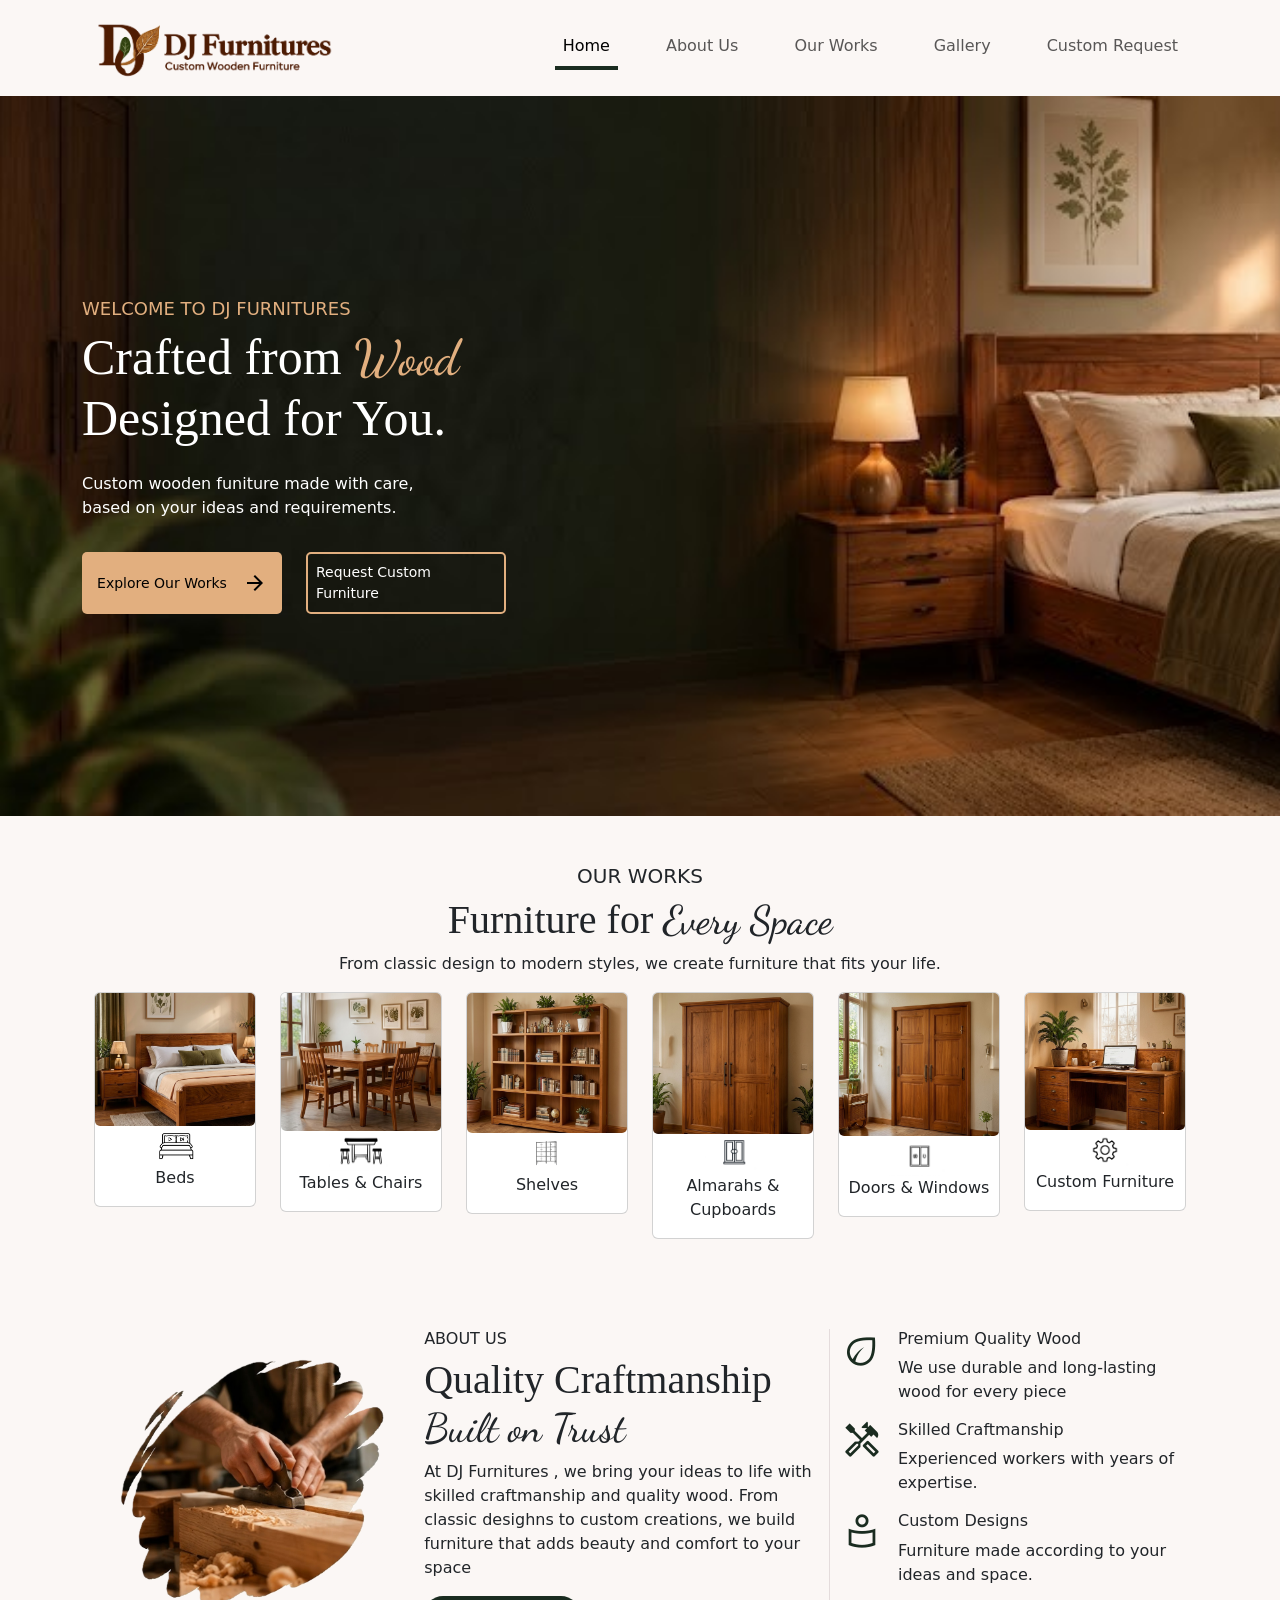
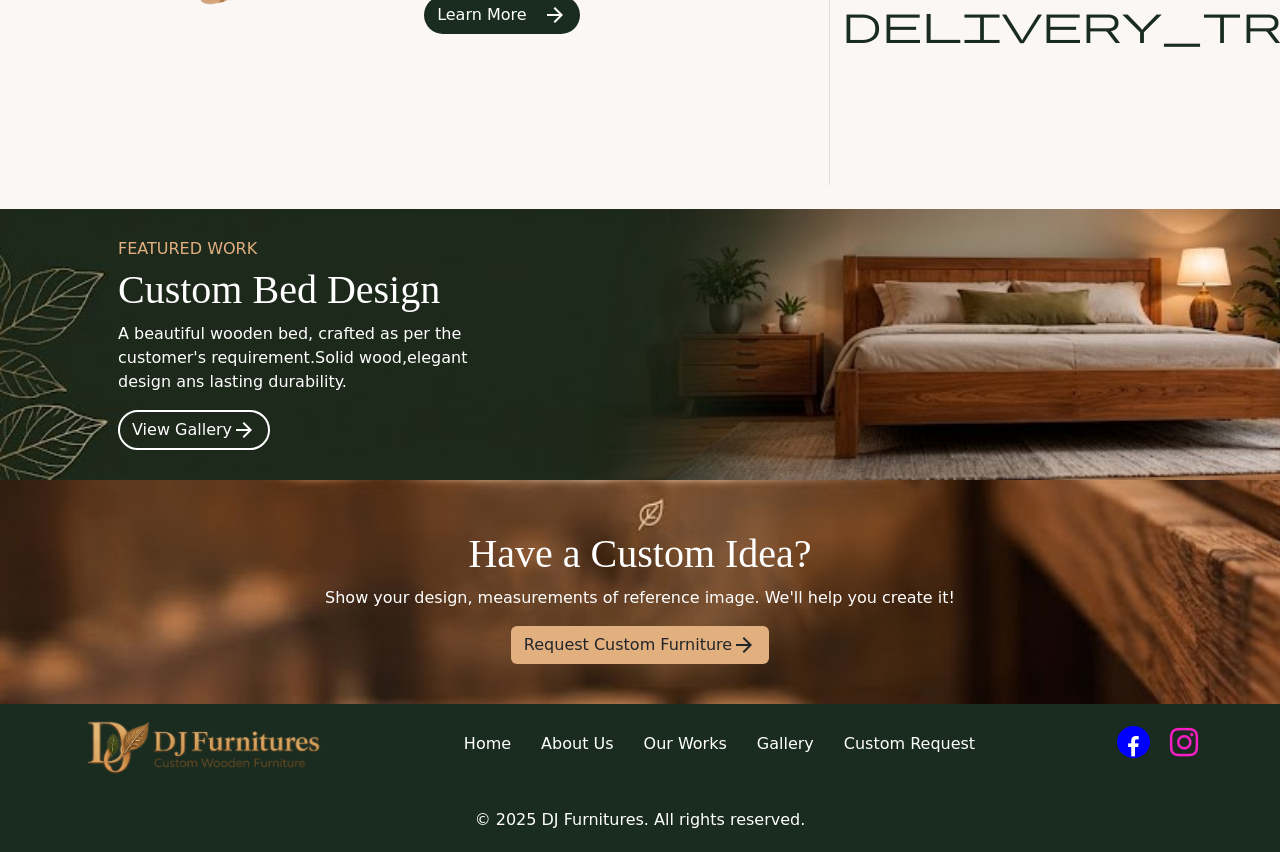
<file: index.html>
<!DOCTYPE html>
<html lang="en">
<head>
    <meta charset="UTF-8">
    <meta name="viewport" content="width=device-width, initial-scale=1.0">
    <title>DJ Furnitures</title>

    
    <link href="https://cdn.jsdelivr.net/npm/bootstrap@5.3.8/dist/css/bootstrap.min.css" rel="stylesheet" integrity="sha384-sRIl4kxILFvY47J16cr9ZwB07vP4J8+LH7qKQnuqkuIAvNWLzeN8tE5YBujZqJLB" crossorigin="anonymous">
    <link rel="stylesheet" href="djfurnitures.css">
    <link rel="stylesheet" href="https://fonts.googleapis.com/css2?family=Material+Symbols+Outlined" />
    <link rel="stylesheet" href="https://cdnjs.cloudflare.com/ajax/libs/font-awesome/4.7.0/css/font-awesome.min.css">



    <link rel="preconnect" href="https://fonts.googleapis.com">
    <link rel="preconnect" href="https://fonts.gstatic.com" crossorigin>
    <link href="https://fonts.googleapis.com/css2?family=Dancing+Script:wght@400..700&family=Wix+Madefor+Text:ital,wght@0,400..800;1,400..800&display=swap" rel="stylesheet">
</head>
<body>
    
    
    
    <header class="container" >
        <div class="navbar navbar-expand-lg" >

            <div class="container-fluid ">

                <img class="logo-image" src="./images/Logo.png" alt="" class="navbar-brand">

                <button class="navbar-toggler" type="button" data-bs-toggle="collapse" data-bs-target="#navbarNavAltMarkup" aria-controls="navbarNavAltMarkup" aria-expanded="false" aria-label="Toggle navigation">
                    <span class="navbar-toggler-icon"></span>
                </button>

                <nav class="collapse navbar-collapse justify-content-end" id="navbarNavAltMarkup">
                    <div class="navbar-nav">
                        <a class="nav-link active" aria-current="page" href="#">Home</a>
                        <a class="nav-link" href="./aboutus.html">About Us</a>
                        <a class="nav-link"  href="./ourworks.html">Our Works</a>
                        <a class="nav-link" href="./gallery.html">Gallery</a>
                        <a class="nav-link" href="./customrequest.html">Custom Request</a>
                    </div>
                </nav>
            </div>
            
        </div>
    </header>

    <main>
        
        <section class="hero">

            <div class="container hero-contents">
                <h5>WELCOME TO DJ FURNITURES</h5>
                <h1>Crafted from <span class="dancing-script" style="color: #E2AF7F;">Wood</span> <br> Designed for You.</h1>
                <p class="pt-3">Custom wooden funiture made with care, <br> based on your ideas and requirements.</p>
                <div class="d-flex gap-4 pt-3">
                    <a class="explore-button p-2 d-flex justify-content-center align-items-center gap-lg-3" href="./ourworks.html">Explore Our Works <span class="material-symbols-outlined">arrow_forward</span></a>
                    <a class="custom-button p-2 d-flex justify-content-center align-items-center" href="./customrequest.html">Request Custom Furniture</a>
                </div>
            </div>

        </section>

        <section class="container mt-5">
            <div class="sec-section-heading text-center">
                <h5>OUR WORKS</h5>
                <h1 style="font-family: 'Times New Roman', Times, serif;">Furniture for <span class="dancing-script">Every Space</span></h1>
                <p>From classic design to modern styles, we create furniture that fits your life.</p>
            </div>

            <div class="container text-center">
                <div class="row g-4">

                    <div class="col-12 col-md-4 col-lg-2">
                        <div class="card">
                            <img class="card-img" src="./images/bedimage.jpg" alt="">

                            <div>
                                <img class="home-icons" src="./images/icon-bed.jpg" alt="">
                            </div>

                            <p>Beds</p>
                        </div>
                    </div>

                    <div class="col-12 col-md-4 col-lg-2">
                        <div class="card">
                            <img class="card-img" src="./images/chairimage.jpg" alt="">

                            <div>
                                <img class="home-icons" src="./images/iconchair.jpg" alt="">
                            </div>

                            <p>Tables & Chairs</p>
                        </div>
                    </div>

                    <div class="col-12 col-md-4 col-lg-2">
                        <div class="card">
                            <img class="card-img" src="./images/shelvesimage.jpg" alt="">

                            <div>
                                <img class="home-icons" src="./images/iconshelf.jpg" alt="">
                            </div>

                            <p>Shelves</p>
                        </div>
                    </div>

                    <div class="col-12 col-md-4 col-lg-2">
                        <div class="card">
                            <img class="card-img" src="./images/almara.jpg" alt="">

                            <div>
                                <img class="home-icons" src="./images/iconalmarah.jpg" alt="">
                            </div>

                            <p>Almarahs & Cupboards</p>
                        </div>
                    </div>

                    <div class="col-12 col-md-4 col-lg-2">
                        <div class="card">
                            <img class="card-img" src="./images/doorsimage.jpg" alt="">

                            <div>
                                <img class="home-icons" src="./images/icondoor.jpg" alt="">
                            </div>

                            <p>Doors & Windows</p>
                        </div>
                    </div>

                    <div class="col-12 col-md-4 col-lg-2">
                        <div class="card">
                            <img class="card-img" src="./images/customfurnitureimage.jpg" alt="">

                            <div>
                                <img class="home-icons" src="./images/iconcustom.jpg" alt="">
                            </div>

                            <p>Custom Furniture</p>
                        </div>
                    </div>

                </div>
            </div>
        </section>

        <section class="container third-section">
            
            <div class="row gap-5 gap-md-0">
                <div class="section-3-first col-12 col-lg-8 d-flex flex-column-reverse flex-md-row">
                    <img class="craftman-img" src="./images/craftman-image.png" alt="">

                    <div class="inner-sec3">
                        <h6>ABOUT US</h6>

                        <h1>Quality Craftmanship <br> <span class="dancing-script">Built on Trust</span></h1>

                        <p>At DJ Furnitures , we bring your ideas to life with skilled craftmanship and quality wood. From classic desighns to custom creations, we build furniture that adds beauty and comfort to your space </p>

                        <a class="btn learn-more-butn d-flex align-items-center gap-3" style="width: fit-content;" href="./aboutus.html">Learn More <span class="material-symbols-outlined">arrow_forward</span></a>
                    </div>
                </div>

                <div class="section-3-sec col-12 col-lg-4">

                    <div class="points d-flex gap-3">
                        <span style="font-size: 40px;" class="material-symbols-outlined">eco</span>

                        <div>
                            <h6>Premium Quality Wood</h6>
                            <p>We use durable and long-lasting wood for every piece</p>
                        </div>
                    </div>

                    <div class="points d-flex gap-3">
                        <span style="font-size: 40px;" class="material-symbols-outlined">handyman</span>
                        <div>
                            <h6>Skilled Craftmanship</h6>
                            <p>Experienced workers with years of expertise.</p>
                        </div>
                    </div>

                    <div class="points d-flex gap-3">
                        <span style="font-size: 40px;" class="material-symbols-outlined">for_you</span>
                        <div>
                            <h6>Custom Designs</h6>
                            <p>Furniture made according to your ideas and space.</p>
                        </div>
                    </div>

                    <div class="points d-flex gap-3">
                        <span style="font-size: 40px;" class="material-symbols-outlined">delivery_truck_speed</span>
                        <div>
                            <h6>On-Time Delivery </h6>
                            <p>We value your time and ensure timely completion.</p>
                        </div>
                    </div>

                </div>
            </div>

        </section>

        <section class="section-4 mt-4">

            <div class="container section-4-contents ps-5">

                    <h6>FEATURED WORK</h6>
                    <h1>Custom Bed Design</h1>
                    <p class="col-lg-4">A beautiful wooden bed, crafted as per the customer's requirement.Solid wood,elegant design ans lasting durability.</p>

                    <a class="btn view-gal-butn d-flex align-items-center" style="width: fit-content;" href="./gallery.html">View Gallery <span class="material-symbols-outlined">arrow_forward</span></a>
                
            </div>

        </section>


        <section class="section-5 text-center">

            <h1>Have a Custom Idea?</h1>
            <p>Show your design, measurements of reference image. We'll help you create it!</p>

            
            <a class="btn home-cust-butn d-flex align-items-center mx-auto" href="./customrequest.html">Request Custom Furniture <span class="material-symbols-outlined">arrow_forward</span></a>
            
        </section>

    </main>
    

    <footer>

        <div class="container">

            <div class=" d-flex justify-content-between align-items-center flex-column flex-md-row gap-5">

                <img class="logo-image" src="./images/footerlogo.png" alt="">

                <div class="footer-links">
                    <a href="#">Home</a>
                    <a href="./aboutus.html">About Us</a>
                    <a href="./ourworks.html">Our Works</a>
                    <a href="./gallery.html">Gallery</a>
                    <a href="./customrequest.html">Custom Request</a>
                </div>

                <div class="social-media">
                    <a href=""><i style="background-color: blue; color: white; padding-top: 10px; font-size:22px ; padding-left: 10px;padding-right: 10px;border-radius: 50%;" class="fa">&#xf09a;</i></a>
                    <a href=""><div><i style="font-size:33px; color: rgb(244, 30, 194);" class="fa">&#xf16d;</i></div></a>
                </div>

            </div>


            <div class="text-center mt-4 pb-1">
                <p style="color: white;">© 2025 DJ Furnitures. All rights reserved.</p>
            </div>
        </div>

    </footer>
    


    <script src="https://cdn.jsdelivr.net/npm/bootstrap@5.3.8/dist/js/bootstrap.bundle.min.js" integrity="sha384-FKyoEForCGlyvwx9Hj09JcYn3nv7wiPVlz7YYwJrWVcXK/BmnVDxM+D2scQbITxI" crossorigin="anonymous"></script>

</body>
</html>
</file>
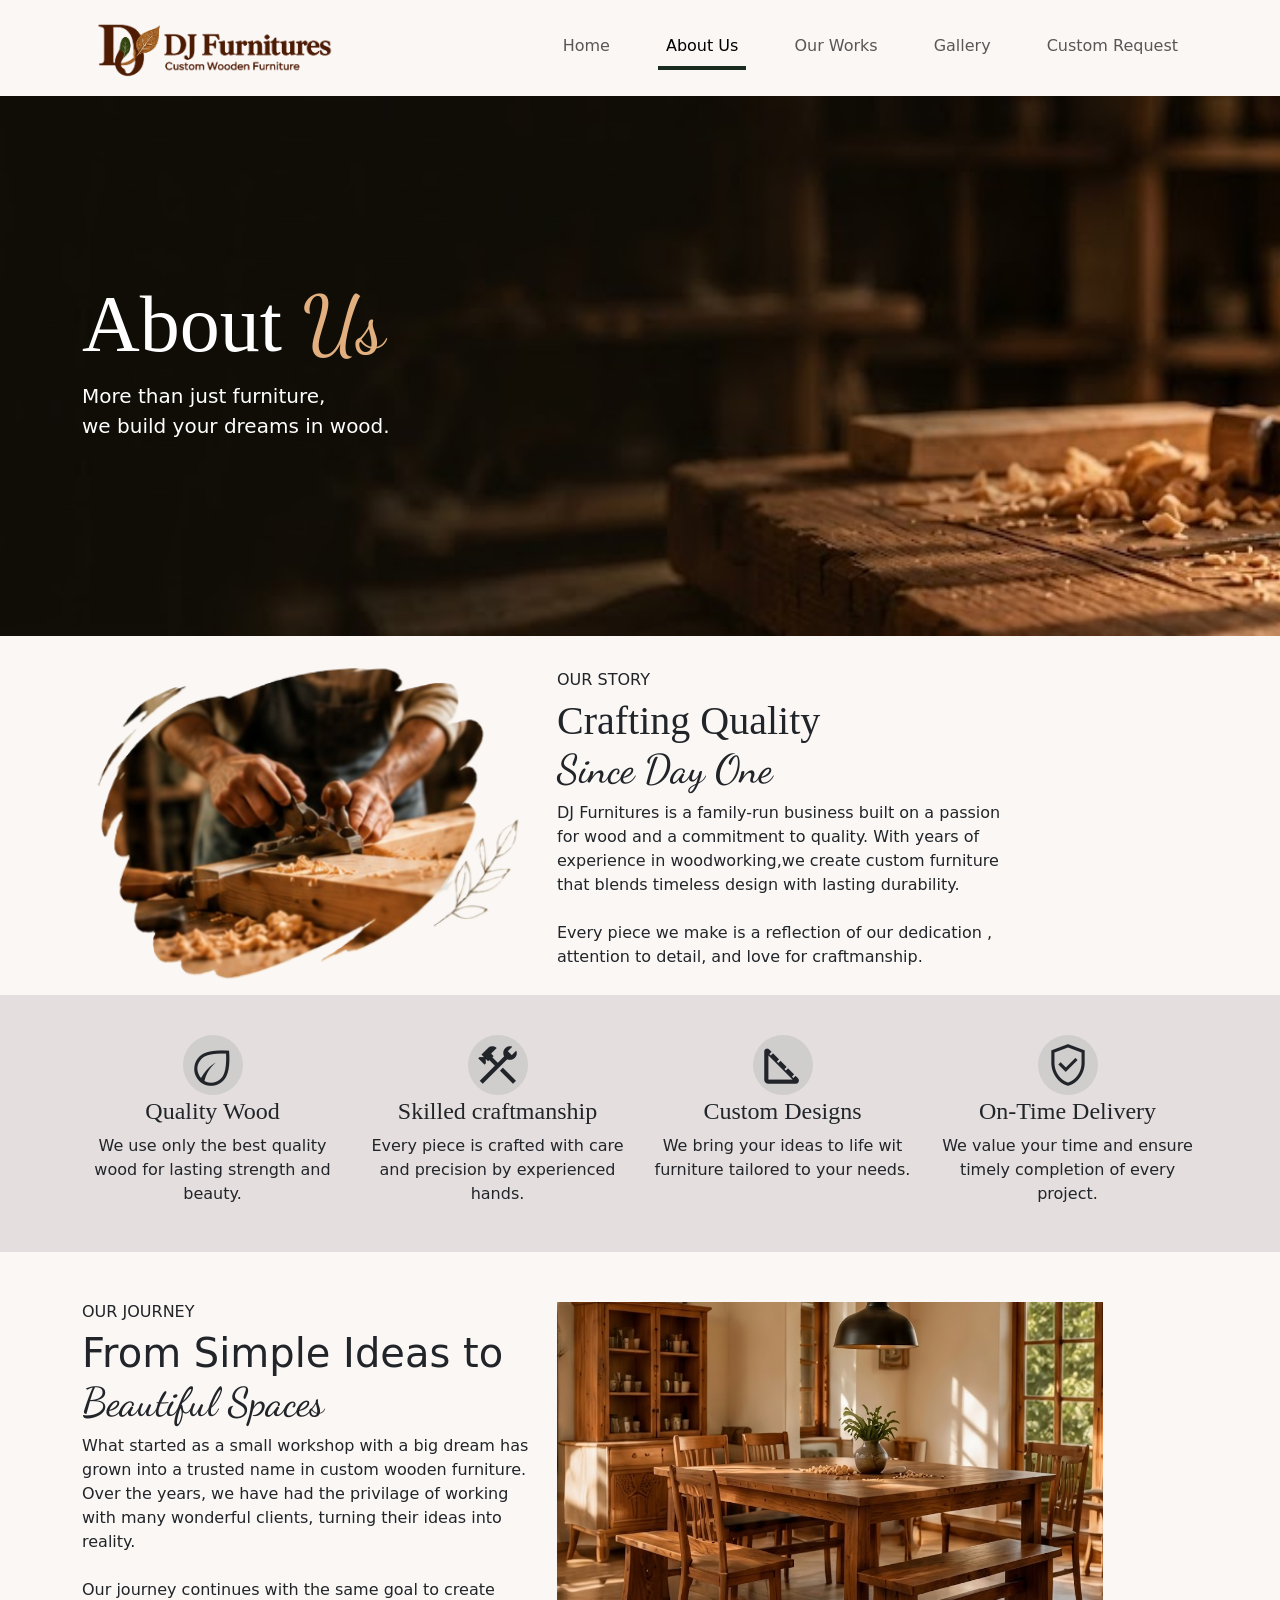
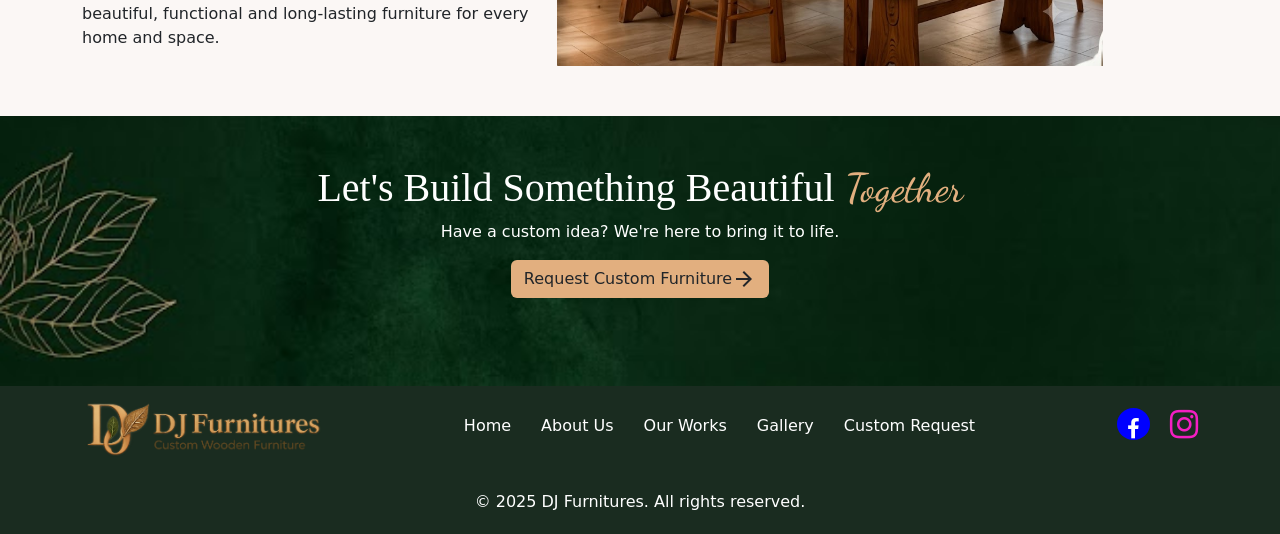
<file: aboutus.html>
<!DOCTYPE html>
<html lang="en">
<head>
    <meta charset="UTF-8">
    <meta name="viewport" content="width=device-width, initial-scale=1.0">
    <title>DJ Furnitures</title>

    <link href="https://cdn.jsdelivr.net/npm/bootstrap@5.3.8/dist/css/bootstrap.min.css" rel="stylesheet" integrity="sha384-sRIl4kxILFvY47J16cr9ZwB07vP4J8+LH7qKQnuqkuIAvNWLzeN8tE5YBujZqJLB" crossorigin="anonymous">
    <link rel="stylesheet" href="djfurnitures.css">
    <link rel="stylesheet" href="https://fonts.googleapis.com/css2?family=Material+Symbols+Outlined" />
    <link rel="stylesheet" href="https://cdnjs.cloudflare.com/ajax/libs/font-awesome/4.7.0/css/font-awesome.min.css">

    <link rel="preconnect" href="https://fonts.googleapis.com">
    <link rel="preconnect" href="https://fonts.gstatic.com" crossorigin>
    <link href="https://fonts.googleapis.com/css2?family=Dancing+Script:wght@400..700&family=Wix+Madefor+Text:ital,wght@0,400..800;1,400..800&display=swap" rel="stylesheet">
</head>
<body>
   
    <header class="container" >
        <div class="navbar navbar-expand-lg" >

            <div class="container-fluid ">

                <img class="logo-image" src="./images/Logo.png" alt="" class="navbar-brand">

                <button class="navbar-toggler" type="button" data-bs-toggle="collapse" data-bs-target="#navbarNavAltMarkup" aria-controls="navbarNavAltMarkup" aria-expanded="false" aria-label="Toggle navigation">
                    <span class="navbar-toggler-icon"></span>
                </button>

                <nav class="collapse navbar-collapse justify-content-end" id="navbarNavAltMarkup">
                    <div class="navbar-nav">
                        <a class="nav-link" href="./index.html">Home</a>
                        <a class="nav-link active" aria-current="page" href="#">About Us</a>
                        <a class="nav-link"  href="./ourworks.html">Our Works</a>
                        <a class="nav-link" href="./gallery.html">Gallery</a>
                        <a class="nav-link" href="./customrequest.html">Custom Request</a>
                    </div>
                </nav>
            </div>
            
        </div>
    </header>


    <main>

        <section class="aboutus-hero d-flex align-items-center">
            <div class="container">
                <h1>About <span class="dancing-script" >Us</span></h1>
                <p>More than just furniture, <br> we build your dreams in wood.</p>
            </div>
        </section>

        <section class="container mt-4">
            
            <div class="aboutus-sec2 row align-items-center">

                <img class=" col-12 col-md-5 col-lg-5" src="./images/aboutusplaning.png" alt="">

                <div class="section2-inner col-12 col-md-5 col-lg-5">
                    <h6>OUR STORY</h6>
                    <h1>Crafting Quality <br> <span class="dancing-script">Since Day One</span></h1>
                    <p>DJ Furnitures is a family-run business built on a passion for wood and a commitment to quality. With years of experience in woodworking,we create custom furniture that blends timeless design with lasting durability. <br><br> Every piece we make is a reflection of our dedication , attention to detail, and love for craftmanship.</p>
                </div>

            </div>
        </section>



        <section style="background-color: rgb(228, 222, 222);">

            <div class="container">

                <div class="row text-center outer-features">

                    <div class="features col-12 col-md-6 col-lg-3">
                        <span class="material-symbols-outlined" >eco</span>
                        <h4>Quality Wood</h4>
                        <p>We use only the best quality wood for lasting strength and beauty.</p>
                    </div>

                    <div class="features col-12 col-md-6 col-lg-3">
                        <span class="material-symbols-outlined">construction</span>
                        <h4>Skilled craftmanship</h4>
                        <p>Every piece is crafted with care and precision by experienced hands.</p>
                    </div>

                    <div class="features col-12 col-md-6 col-lg-3">
                        <span class="material-symbols-outlined">square_foot</span>
                        <h4>Custom Designs</h4>
                        <p>We bring your ideas to life wit furniture tailored to your needs.</p>
                    </div>

                    <div class="features col-12 col-md-6 col-lg-3">
                        <span class="material-symbols-outlined">verified_user</span>
                        <h4>On-Time Delivery</h4>
                        <p>We value your time and ensure timely completion of every project.</p>
                    </div>
                </div>

            </div>

        </section>



        <section>
            <div class="container">

                <div class="aboutus-section4 row">

                    <div class="col-12 col-md-5">

                        <h6>OUR JOURNEY</h6>

                        <h1>From Simple Ideas to <span class="dancing-script">Beautiful Spaces</span></h1>

                        <p>What started as a small workshop with a big dream has grown into a trusted name in custom wooden furniture. Over the years, we have had the privilage of working with many wonderful clients, turning their ideas into reality. <br> <br> Our journey continues with the same goal to create beautiful, functional and long-lasting furniture for every home and space.</p>

                    </div>

                    
                    <img class="col-12 col-md-6" src="./images/aboutusjourney.jpg" alt="">

                </div>

            </div>
        </section>

        <section class="aboutus-bottom pb-3">

            <div class="container aboutus-last-sec d-flex align-items-center justify-content-center">
                <div class="pt-3 pt-lg-5 text-center">
                    <h1>Let's Build Something Beautiful <span class="dancing-script">Together</span></h1>
                    <p>Have a custom idea? We're here to bring it to life.</p>
                    <a class="btn home-cust-butn d-flex align-items-center mx-auto" href="./customrequest.html">Request Custom Furniture <span class="material-symbols-outlined">arrow_forward</span></a>
                </div>
            </div>

        </section>

    </main>


    <footer>

        <div class="container">

            <div class=" d-flex justify-content-between align-items-center flex-column flex-md-row gap-5">

                <img class="logo-image" src="./images/footerlogo.png" alt="">

                <div class="footer-links">
                    <a href="./index.html">Home</a>
                    <a href="./aboutus.html">About Us</a>
                    <a href="./ourworks.html">Our Works</a>
                    <a href="./gallery.html">Gallery</a>
                    <a href="./customrequest.html">Custom Request</a>
                </div>

                <div class="social-media">
                    <a href=""><i style="background-color: blue; color: white; padding-top: 10px; font-size:22px ; padding-left: 10px;padding-right: 10px;border-radius: 50%;" class="fa">&#xf09a;</i></a>
                    <a href=""><div><i style="font-size:33px; color: rgb(244, 30, 194);" class="fa">&#xf16d;</i></div></a>
                </div>

            </div>


            <div class="text-center mt-4 pb-1">
                <p style="color: white;">© 2025 DJ Furnitures. All rights reserved.</p>
            </div>
        </div>

    </footer>



    <script src="https://cdn.jsdelivr.net/npm/bootstrap@5.3.8/dist/js/bootstrap.bundle.min.js" integrity="sha384-FKyoEForCGlyvwx9Hj09JcYn3nv7wiPVlz7YYwJrWVcXK/BmnVDxM+D2scQbITxI" crossorigin="anonymous"></script>
</body>
</html>
</file>
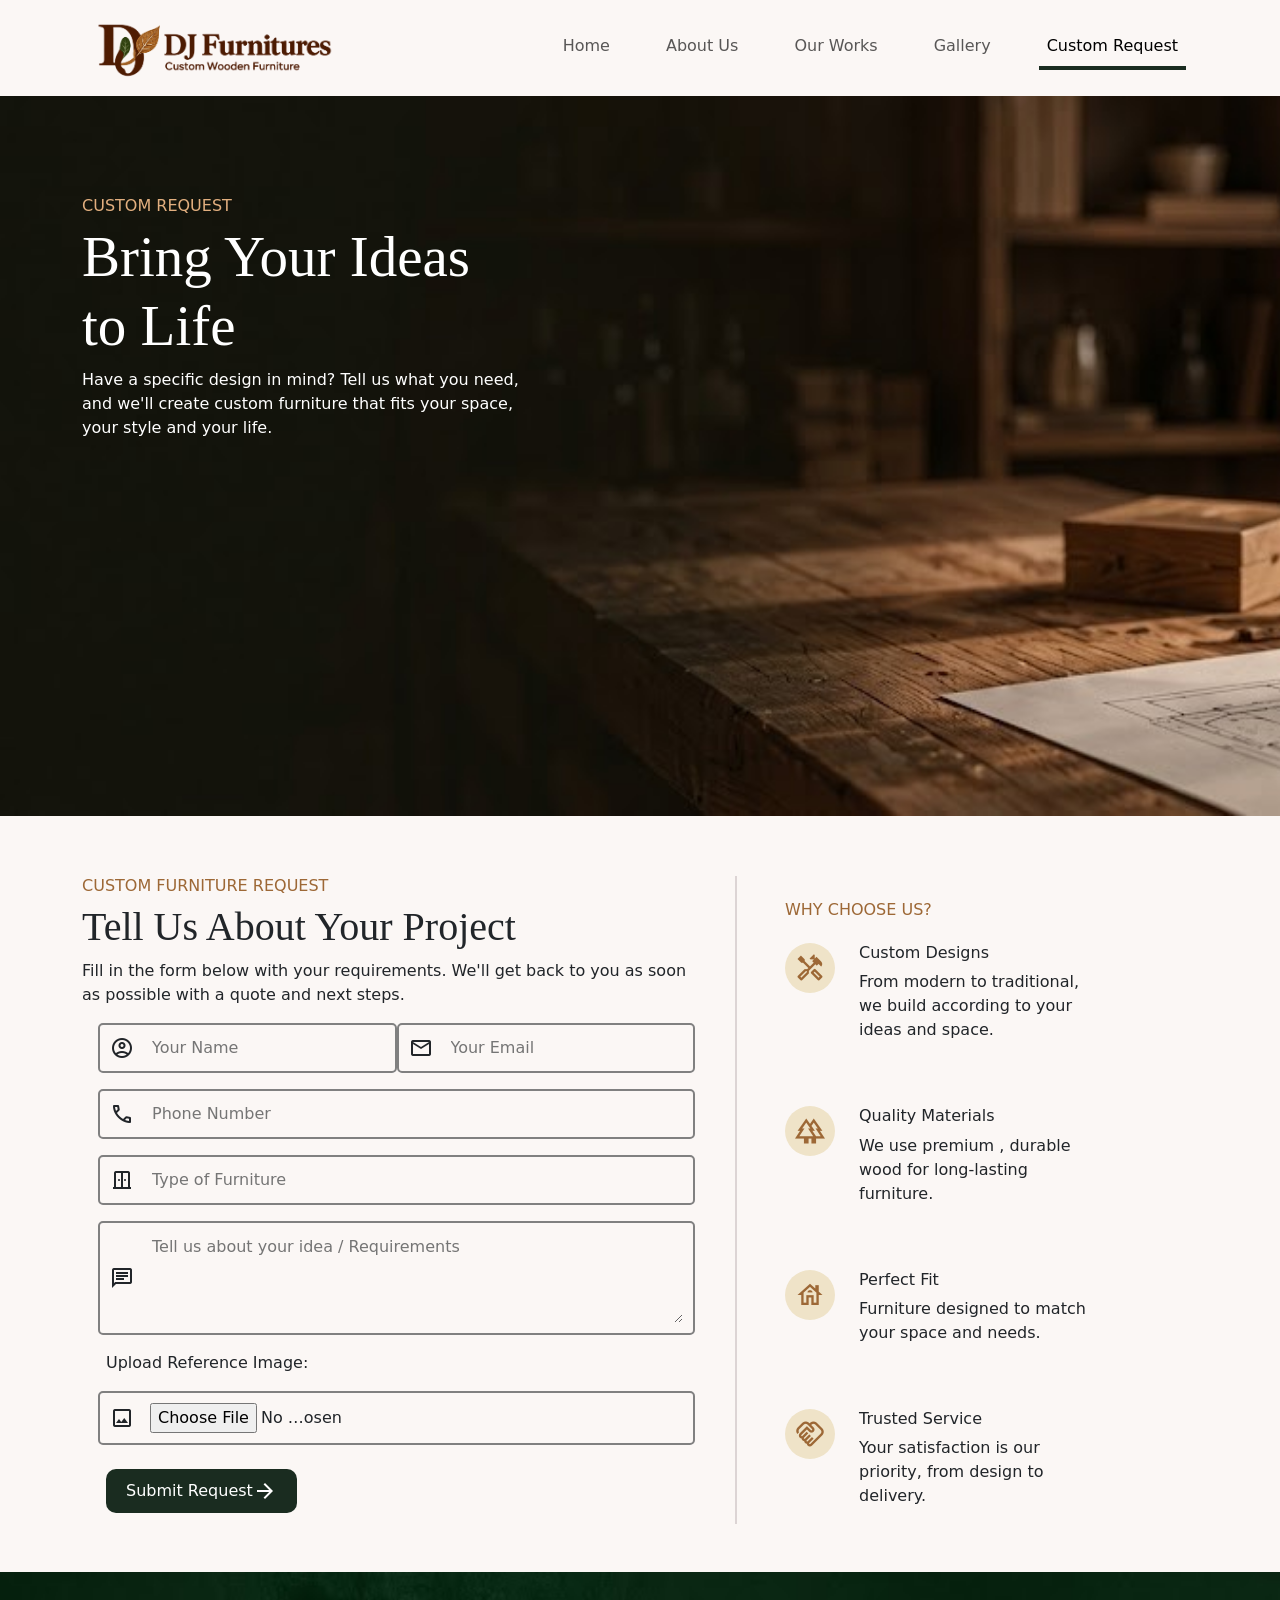
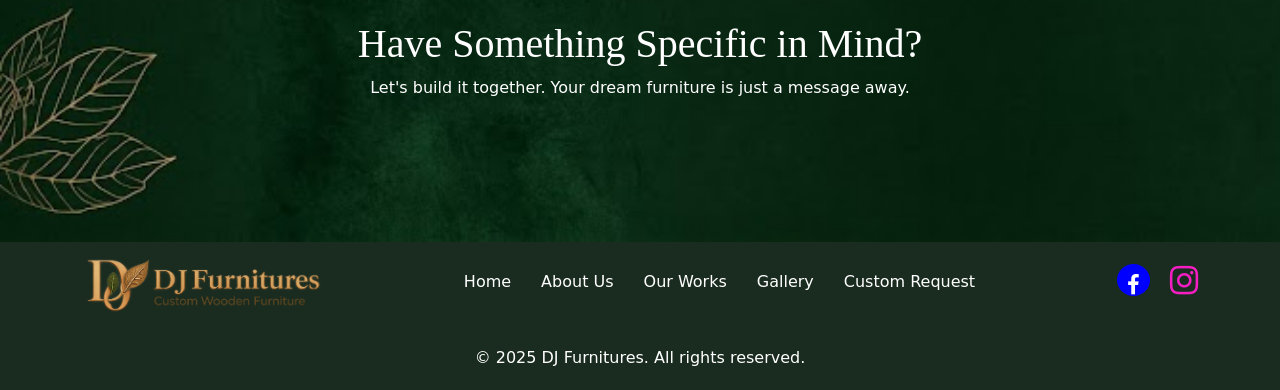
<file: customrequest.html>
<!DOCTYPE html>
<html lang="en">
<head>
    <meta charset="UTF-8">
    <meta name="viewport" content="width=device-width, initial-scale=1.0">
    <title>DJ Furnitures</title>



    <link href="https://cdn.jsdelivr.net/npm/bootstrap@5.3.8/dist/css/bootstrap.min.css" rel="stylesheet" integrity="sha384-sRIl4kxILFvY47J16cr9ZwB07vP4J8+LH7qKQnuqkuIAvNWLzeN8tE5YBujZqJLB" crossorigin="anonymous">
    <link rel="stylesheet" href="djfurnitures.css">
    <link rel="stylesheet" href="https://fonts.googleapis.com/css2?family=Material+Symbols+Outlined" />
    <link rel="stylesheet" href="https://cdnjs.cloudflare.com/ajax/libs/font-awesome/4.7.0/css/font-awesome.min.css">

    <link rel="preconnect" href="https://fonts.googleapis.com">
    <link rel="preconnect" href="https://fonts.gstatic.com" crossorigin>
    <link href="https://fonts.googleapis.com/css2?family=Dancing+Script:wght@400..700&family=Wix+Madefor+Text:ital,wght@0,400..800;1,400..800&display=swap" rel="stylesheet">
</head>
<body>
    
    <header class="container" >
        <div class="navbar navbar-expand-lg" >

            <div class="container-fluid ">

                <img class="logo-image" src="./images/Logo.png" alt="" class="navbar-brand">

                <button class="navbar-toggler" type="button" data-bs-toggle="collapse" data-bs-target="#navbarNavAltMarkup" aria-controls="navbarNavAltMarkup" aria-expanded="false" aria-label="Toggle navigation">
                    <span class="navbar-toggler-icon"></span>
                </button>

                <nav class="collapse navbar-collapse justify-content-end" id="navbarNavAltMarkup">
                    <div class="navbar-nav">
                        <a class="nav-link" href="./index.html">Home</a>
                        <a class="nav-link" href="./aboutus.html">About Us</a>
                        <a class="nav-link"  href="./ourworks.html">Our Works</a>
                        <a class="nav-link" href="./gallery.html">Gallery</a>
                        <a class="nav-link active" aria-current="page" href="#">Custom Request</a>
                    </div>
                </nav>
            </div>
            
        </div>
    </header>



    <main>

        <section class="hero-cust-page">
            <div class="container">
                <div class="row">
                    <div class=" col-11 col-lg-5">
                        <h6>CUSTOM REQUEST</h6>
                        <h1>Bring Your Ideas <br> to Life</h1>
                        <p>Have a specific design in mind? Tell us what you need, and we'll create custom furniture that fits your space, your style and your life.</p>
                    </div>
                </div>
            </div>
        </section>


        <section style="margin-top: 60px;">

            <div class="container">
                <div class="row g-lg-5">

                    <div class="custom-left-sec pe-lg-5 col-11 col-lg-7">
                        <h6 style="color: #9d6836;">CUSTOM FURNITURE REQUEST</h6>
                        <h1 class="form-heading">Tell Us About Your Project</h1>
                        <p>Fill in the form below with your requirements. We'll get back to you as soon as possible with a quote and next steps.</p>

                        <form action="" class="ps-4 d-flex flex-column gap-4">
                            <div class="row g-3">
                                
                                <div class="form-box col-lg-6 d-flex align-items-center gap-3">
                                    <span class="material-symbols-outlined">account_circle</span>
                                    <input type="text" placeholder="Your Name">
                                </div>
                                <div class="form-box col-lg-6 d-flex align-items-center gap-3 ">
                                    <span class="material-symbols-outlined">mail</span>
                                    <input type="text" placeholder="Your Email">
                                </div>
                            

                            
                                <div class="form-box col-12 d-flex align-items-center gap-3">
                                    <span class="material-symbols-outlined">call</span>
                                    <input type="text" placeholder="Phone Number">
                                </div>
                            

                            
                                <div class="form-box col-12 d-flex align-items-center gap-3">
                                    <span class="material-symbols-outlined">door_sliding</span>
                                    <input type="text" placeholder="Type of Furniture">
                                </div>
                            

                            
                                <div class="form-box col-12 d-flex align-items-center gap-3">
                                    <span class="material-symbols-outlined">chat</span>
                                    <textarea name="" placeholder="Tell us about your idea / Requirements" id=""></textarea>
                                </div>
                            

                            
                                <label for="">Upload Reference Image:</label>
                                <div class="form-box col-12 d-flex align-items-center gap-3">
                                    <span class="material-symbols-outlined">image</span>
                                    <input type="file" style="width: 200px;">
                                </div>
                            </div>


                            <a href="" class="d-flex align-items-center"> Submit Request <span class="material-symbols-outlined">arrow_forward</span> </a>
                        </form>
                    </div>

                    <div class="col-12 col-lg-4 ps-lg-5">
                        <h6 style="color: #9d6836;" class="mb-4 mt-4">WHY CHOOSE US?</h6>

                        <div class="d-flex flex-column gap-5">

                        
                            <div class="d-flex gap-4">
                                
                                <span class="material-symbols-outlined" style="color: #9d6836; font-size: 30px;background-color: #efe3c8;width: 50px ; height: 50px; padding: 10px;border-radius: 50%;">handyman</span>
                                

                                <div>
                                    <h6>Custom Designs</h6>
                                    <p>From modern to traditional, we build according to your ideas and space.</p>
                                </div>
                            </div>

                            <div class="d-flex gap-4">
                                <span class="material-symbols-outlined" class="material-symbols-outlined" style="color: #9d6836; font-size: 30px;background-color: #efe3c8;width: 50px ; height: 50px; padding: 10px;border-radius: 50%;">forest</span>

                                <div>
                                    <h6>Quality Materials</h6>
                                    <p>We use premium , durable wood for long-lasting furniture.</p>
                                </div>
                            </div>

                            <div class="d-flex gap-4">
                                <span class="material-symbols-outlined" class="material-symbols-outlined" style="color: #9d6836; font-size: 30px;background-color: #efe3c8;width: 50px ; height: 50px; padding: 10px;border-radius: 50%;">house</span>

                                <div>
                                    <h6>Perfect Fit</h6>
                                    <p>Furniture designed to match your space and needs.</p>
                                </div>
                            </div>

                            <div class="d-flex gap-4">
                                <span class="material-symbols-outlined" class="material-symbols-outlined" style="color: #9d6836; font-size: 30px;background-color: #efe3c8;width: 50px ; height: 50px; padding: 10px;border-radius: 50%;">handshake</span>

                                <div>
                                    <h6>Trusted Service</h6>
                                    <p>Your satisfaction is our priority, from design to delivery.</p>
                                </div>
                            </div>

                        </div>
                    </div>

                </div>

            </div>

        </section>

        <section class="aboutus-bottom pb-2 mt-5">

            <div class="container aboutus-last-sec d-flex align-items-center justify-content-center">
                <div class="pt-3 pt-lg-5 text-center">
                    <h1>Have Something Specific in Mind?</h1>
                    <p>Let's build it together. Your dream furniture is just a message away.</p>
                    <!-- <a class="btn home-cust-butn d-flex align-items-center mx-auto" href="">Request Custom Furniture <span class="material-symbols-outlined">arrow_forward</span></a> -->
                </div>
            </div>

        </section>

    </main>

    <footer>

        <div class="container">

            <div class=" d-flex justify-content-between align-items-center flex-column flex-md-row gap-5">

                <img class="logo-image" src="./images/footerlogo.png" alt="">

                <div class="footer-links">
                    <a href="./index.html">Home</a>
                    <a href="./aboutus.html">About Us</a>
                    <a href="./ourworks.html">Our Works</a>
                    <a href="./gallery.html">Gallery</a>
                    <a href="./customrequest.html">Custom Request</a>
                </div>

                <div class="social-media">
                    <a href=""><i style="background-color: blue; color: white; padding-top: 10px; font-size:22px ; padding-left: 10px;padding-right: 10px;border-radius: 50%;" class="fa">&#xf09a;</i></a>
                    <a href=""><div><i style="font-size:33px; color: rgb(244, 30, 194);" class="fa">&#xf16d;</i></div></a>
                </div>

            </div>


            <div class="text-center mt-4 pb-1">
                <p style="color: white;">© 2025 DJ Furnitures. All rights reserved.</p>
            </div>
        </div>

    </footer>

    <script src="https://cdn.jsdelivr.net/npm/bootstrap@5.3.8/dist/js/bootstrap.bundle.min.js" integrity="sha384-FKyoEForCGlyvwx9Hj09JcYn3nv7wiPVlz7YYwJrWVcXK/BmnVDxM+D2scQbITxI" crossorigin="anonymous"></script>
</body>
</html>
</file>
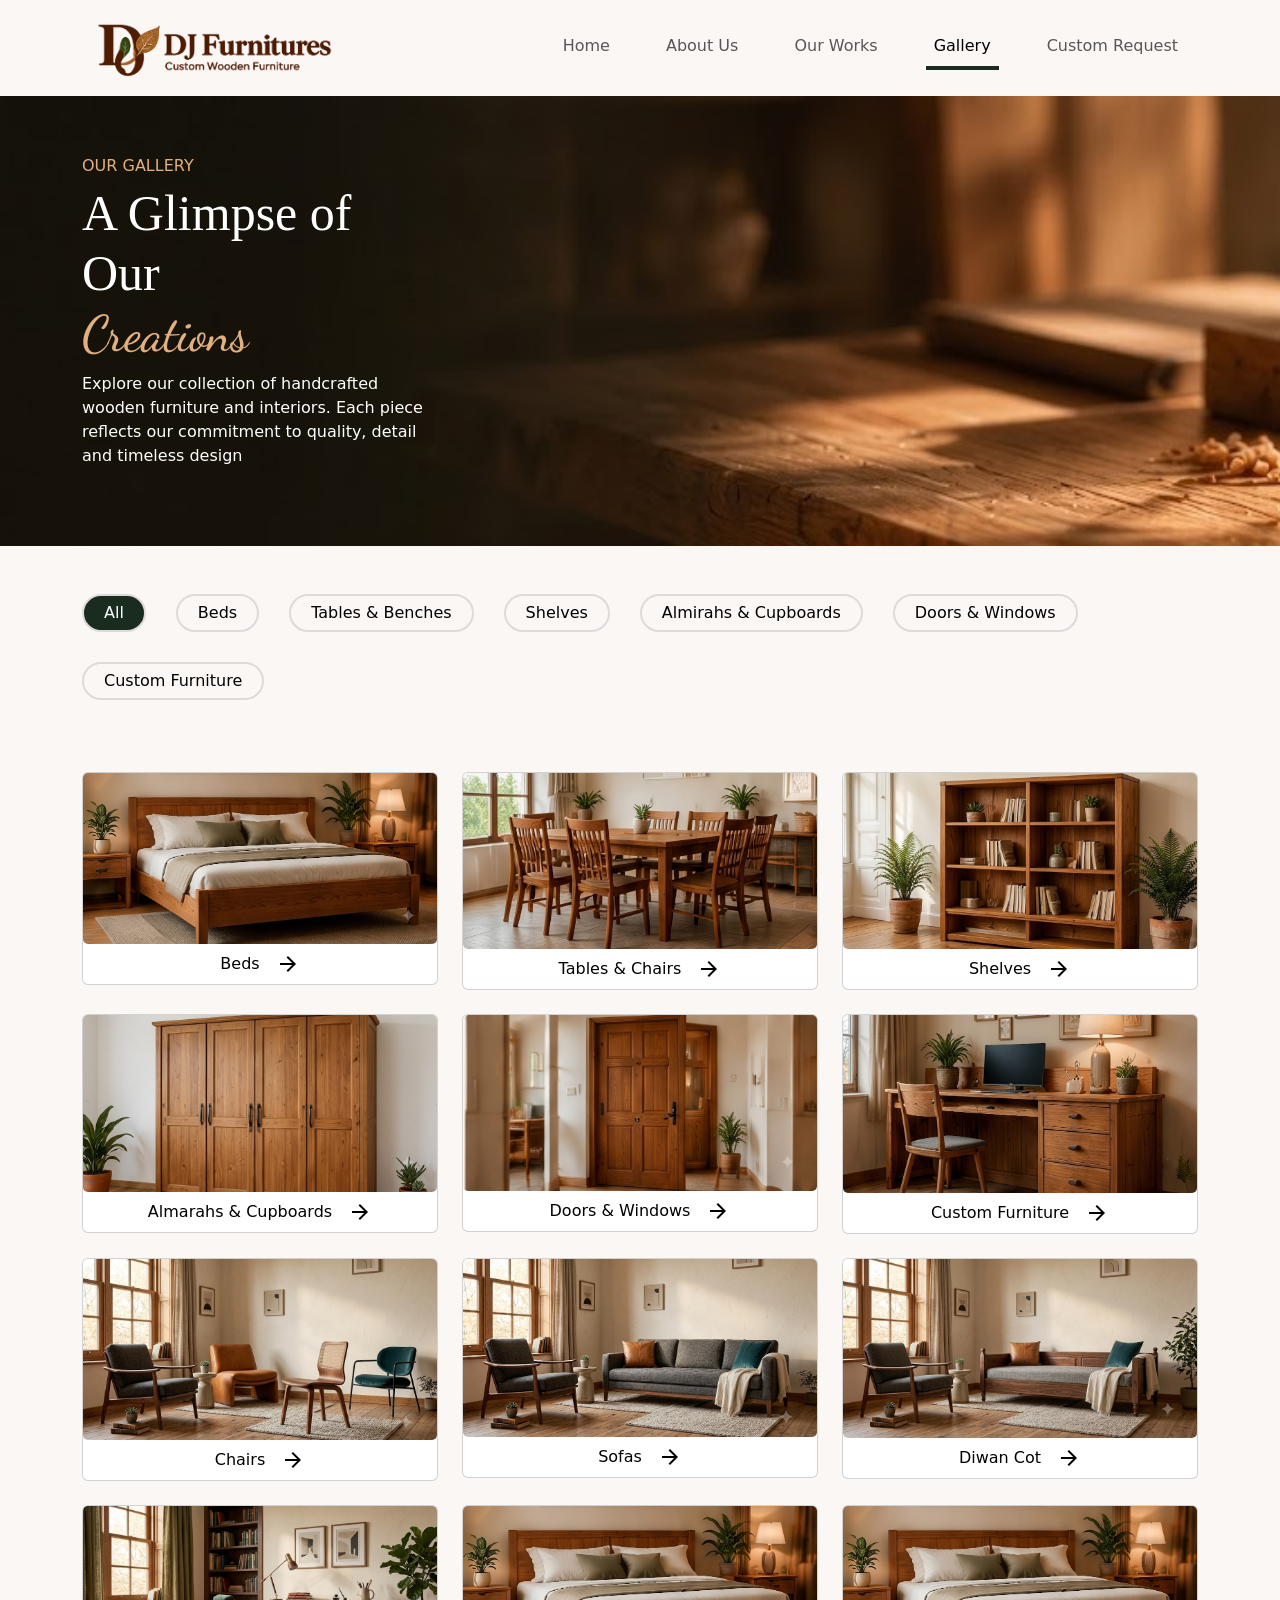
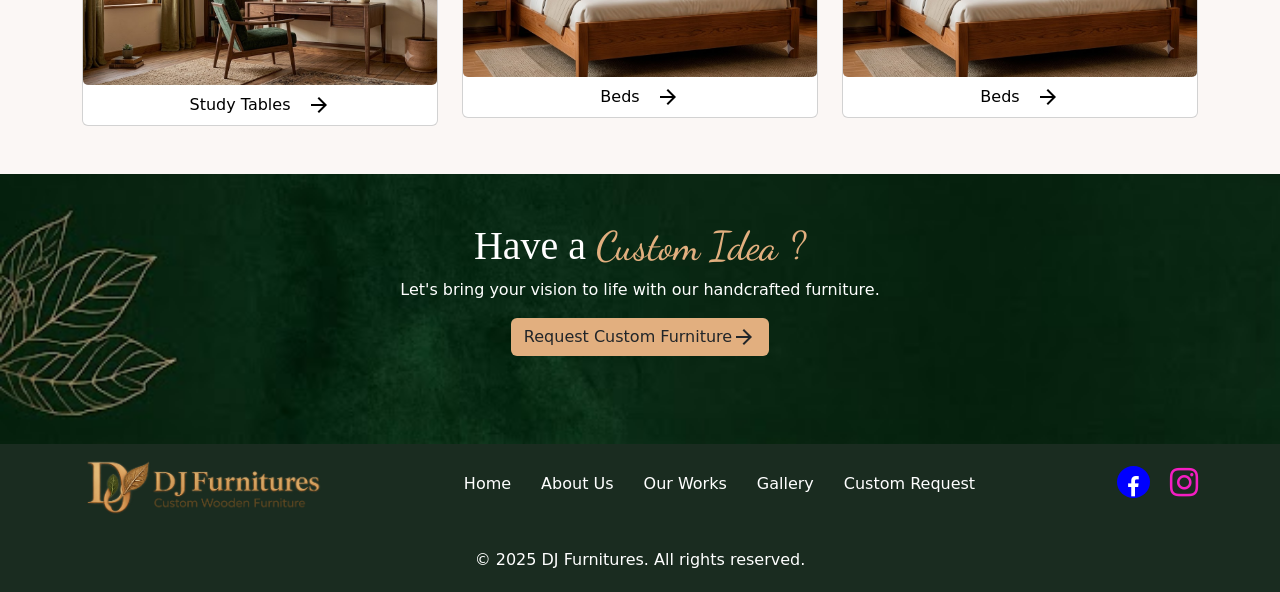
<file: gallery.html>
<!DOCTYPE html>
<html lang="en">
<head>
    <meta charset="UTF-8">
    <meta name="viewport" content="width=device-width, initial-scale=1.0">
    <title>DJ Furnitures</title>



    <link href="https://cdn.jsdelivr.net/npm/bootstrap@5.3.8/dist/css/bootstrap.min.css" rel="stylesheet" integrity="sha384-sRIl4kxILFvY47J16cr9ZwB07vP4J8+LH7qKQnuqkuIAvNWLzeN8tE5YBujZqJLB" crossorigin="anonymous">
    <link rel="stylesheet" href="djfurnitures.css">
    <link rel="stylesheet" href="https://fonts.googleapis.com/css2?family=Material+Symbols+Outlined" />
    <link rel="stylesheet" href="https://cdnjs.cloudflare.com/ajax/libs/font-awesome/4.7.0/css/font-awesome.min.css">



    <link rel="preconnect" href="https://fonts.googleapis.com">
    <link rel="preconnect" href="https://fonts.gstatic.com" crossorigin>
    <link href="https://fonts.googleapis.com/css2?family=Dancing+Script:wght@400..700&family=Wix+Madefor+Text:ital,wght@0,400..800;1,400..800&display=swap" rel="stylesheet">
</head>
<body>
    
    <header class="container" >
        <div class="navbar navbar-expand-lg" >

            <div class="container-fluid ">

                <img class="logo-image" src="./images/Logo.png" alt="" class="navbar-brand">

                <button class="navbar-toggler" type="button" data-bs-toggle="collapse" data-bs-target="#navbarNavAltMarkup" aria-controls="navbarNavAltMarkup" aria-expanded="false" aria-label="Toggle navigation">
                    <span class="navbar-toggler-icon"></span>
                </button>

                <nav class="collapse navbar-collapse justify-content-end" id="navbarNavAltMarkup">
                    <div class="navbar-nav">
                        <a class="nav-link" href="./index.html">Home</a>
                        <a class="nav-link" href="./aboutus.html">About Us</a>
                        <a class="nav-link" href="./ourworks.html">Our Works</a>
                        <a class="nav-link active" aria-current="page" href="./gallery.html">Gallery</a>
                        <a class="nav-link" href="./customrequest.html">Custom Request</a>
                    </div>
                </nav>
            </div>
            
        </div>
    </header>


    <main>

        <section class="gal-hero">

            <div class="container">
                <div class="row">
                    <div class="col-12 col-lg-4">
                        <h6 style="color: #E2AF7F;">OUR GALLERY</h6>
                        <h1>A  Glimpse of Our <br> <span class="dancing-script" style="color: #E2AF7F;">Creations</span></h1>
                        <p style="color: white;">Explore our collection of handcrafted wooden furniture and interiors. Each piece reflects our commitment to quality, detail and timeless design</p>
                    </div>
                </div>
            </div>

        </section>


        <section class="mt-5">
            <div class="container">
                <div class="items-list">
                    <a href="" class="furn-items activee">All</a>

                    <a href="" class="furn-items">Beds</a>

                    <a href="" class="furn-items">Tables & Benches</a>

                    <a href="" class="furn-items">Shelves</a>

                    <a href="" class="furn-items">Almirahs & Cupboards</a>

                    <a href="" class="furn-items">Doors & Windows</a>

                    <a href="" class="furn-items">Custom Furniture</a>
                </div>



                <div class="row mt-5 g-4">
                    <div class="col-12 col-lg-4">
                        <div class="card">
                            <img class="card-img" src="./images/ourworksbed.jpg" alt="">

                            <a href="" class="categories-butn-link d-flex align-items-center mx-auto gap-3 p-2">Beds <span class="material-symbols-outlined">arrow_forward</span></a>
                        </div>
                    </div>

                    <div class="col-12 col-lg-4">
                        <div class="card">
                            <img class="card-img" src="./images/ourworkstablechairs.jpg" alt="">

                            <a href="" class="categories-butn-link d-flex align-items-center mx-auto gap-3 p-2">Tables & Chairs <span class="material-symbols-outlined">arrow_forward</span></a>
                        </div>
                    </div>

                    <div class="col-12 col-lg-4">
                        <div class="card">
                            <img class="card-img" src="./images/ourworksshelves.jpg" alt="">

                            <a href="" class="categories-butn-link d-flex align-items-center mx-auto gap-3 p-2">Shelves <span class="material-symbols-outlined">arrow_forward</span></a>
                        </div>
                    </div>
                


                
                    <div class="col-12 col-lg-4">
                        <div class="card">
                            <img class="card-img" src="./images/ourworksalmarah.jpg" alt="">

                            <a href="" class="categories-butn-link d-flex align-items-center mx-auto gap-3 p-2">Almarahs & Cupboards <span class="material-symbols-outlined">arrow_forward</span></a>
                        </div>
                    </div>

                    <div class="col-12 col-lg-4">
                        <div class="card">
                            <img class="card-img" src="./images/ourworksdoors.jpg" alt="">

                            <a href="" class="categories-butn-link d-flex align-items-center mx-auto gap-3 p-2">Doors & Windows<span class="material-symbols-outlined">arrow_forward</span></a>
                        </div>
                    </div>

                    <div class="col-12 col-lg-4">
                        <div class="card">
                            <img class="card-img" src="./images/ourworkscustomfurniture.jpg" alt="">

                            <a href="" class="categories-butn-link d-flex align-items-center mx-auto gap-3 p-2">Custom Furniture <span class="material-symbols-outlined">arrow_forward</span></a>
                        </div>
                    </div>
                



                
                    <div class="col-12 col-lg-4">
                        <div class="card">
                            <img class="card-img" src="./images/ourworkschairs.jpg" alt="">

                            <a href="" class="categories-butn-link d-flex align-items-center mx-auto gap-3 p-2">Chairs <span class="material-symbols-outlined">arrow_forward</span></a>
                        </div>
                    </div>

                    <div class="col-12 col-lg-4">
                        <div class="card">
                            <img class="card-img" src="./images/ourworkssofa.jpg" alt="">

                            <a href="" class="categories-butn-link d-flex align-items-center mx-auto gap-3 p-2">Sofas <span class="material-symbols-outlined">arrow_forward</span></a>
                        </div>
                    </div>

                    <div class="col-12 col-lg-4">
                        <div class="card">
                            <img class="card-img" src="./images/ourworksdiwan.jpg" alt="">

                            <a href="" class="categories-butn-link d-flex align-items-center mx-auto gap-3 p-2">Diwan Cot <span class="material-symbols-outlined">arrow_forward</span></a>
                        </div>
                    </div>
                



                
                    <div class="col-12 col-lg-4">
                        <div class="card">
                            <img class="card-img" src="./images/ourworksstudytable.jpg" alt="">

                            <a href="" class="categories-butn-link d-flex align-items-center mx-auto gap-3 p-2">Study Tables <span class="material-symbols-outlined">arrow_forward</span></a>
                        </div>
                    </div>

                    <div class="col-12 col-lg-4">
                        <div class="card">
                            <img class="card-img" src="./images/ourworksbed.jpg" alt="">

                            <a href="" class="categories-butn-link d-flex align-items-center mx-auto gap-3 p-2">Beds <span class="material-symbols-outlined">arrow_forward</span></a>
                        </div>
                    </div>

                    <div class="col-12 col-lg-4">
                        <div class="card">
                            <img class="card-img" src="./images/ourworksbed.jpg" alt="">

                            <a href="" class="categories-butn-link d-flex align-items-center mx-auto gap-3 p-2">Beds <span class="material-symbols-outlined">arrow_forward</span></a>
                        </div>
                    </div>
                </div>
            </div>
        </section>


        <section class="aboutus-bottom pb-3 mt-5">

            <div class="container aboutus-last-sec d-flex align-items-center justify-content-center">
                <div class="pt-3 pt-lg-5 text-center">
                    <h1>Have a <span class="dancing-script">Custom Idea ?</span></h1>
                    <p>Let's bring your vision to life with our handcrafted furniture.</p>
                    <a class="btn home-cust-butn d-flex align-items-center mx-auto" href="./customrequest.html">Request Custom Furniture <span class="material-symbols-outlined">arrow_forward</span></a>
                </div>
            </div>

        </section>

    </main>





    <footer>

        <div class="container">

            <div class=" d-flex justify-content-between align-items-center flex-column flex-md-row gap-5">

                <img class="logo-image" src="./images/footerlogo.png" alt="">

                <div class="footer-links">
                    <a href="./index.html">Home</a>
                    <a href="./aboutus.html">About Us</a>
                    <a href="./ourworks.html">Our Works</a>
                    <a href="./gallery.html">Gallery</a>
                    <a href="./customrequest.html">Custom Request</a>
                </div>

                <div class="social-media">
                    <a href=""><i style="background-color: blue; color: white; padding-top: 10px; font-size:22px ; padding-left: 10px;padding-right: 10px;border-radius: 50%;" class="fa">&#xf09a;</i></a>
                    <a href=""><div><i style="font-size:33px; color: rgb(244, 30, 194);" class="fa">&#xf16d;</i></div></a>
                </div>

            </div>


            <div class="text-center mt-4 pb-1">
                <p style="color: white;">© 2025 DJ Furnitures. All rights reserved.</p>
            </div>
        </div>

    </footer>



    <script src="https://cdn.jsdelivr.net/npm/bootstrap@5.3.8/dist/js/bootstrap.bundle.min.js" integrity="sha384-FKyoEForCGlyvwx9Hj09JcYn3nv7wiPVlz7YYwJrWVcXK/BmnVDxM+D2scQbITxI" crossorigin="anonymous"></script>
</body>
</html>
</file>
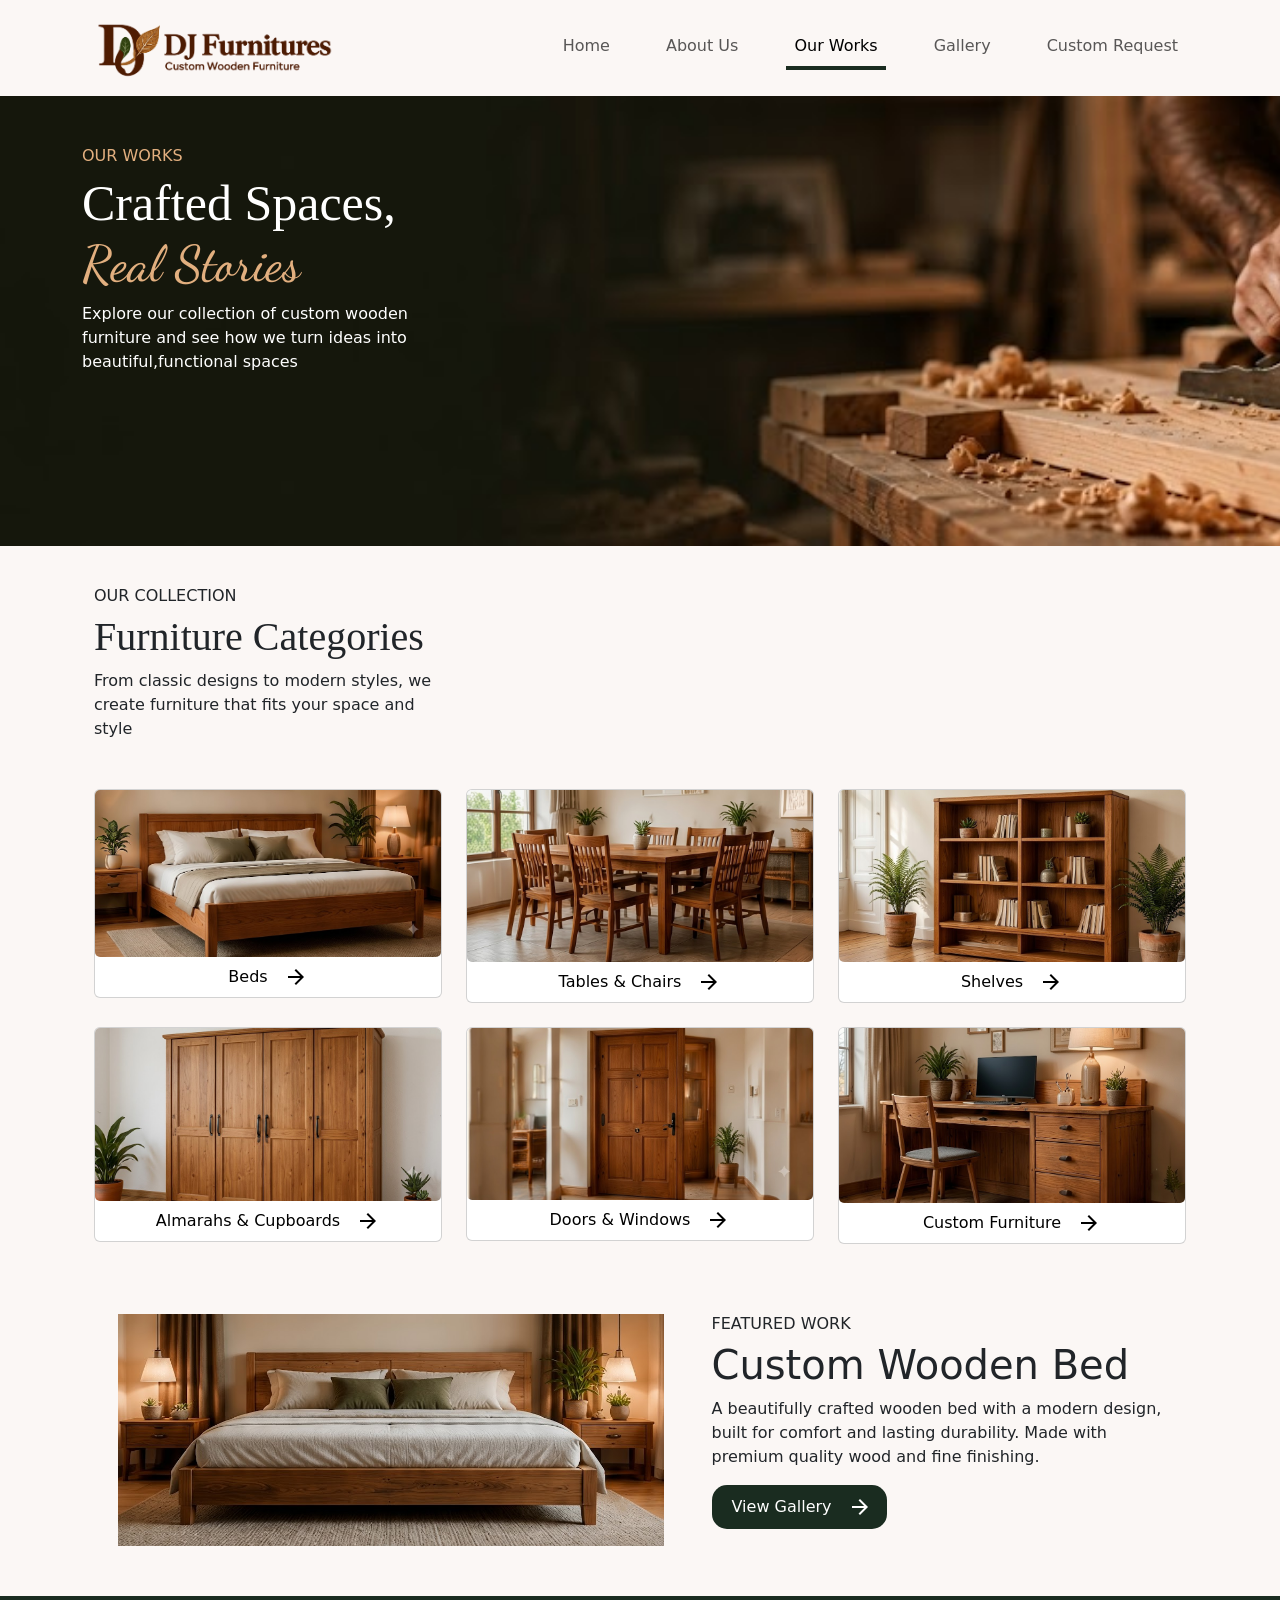
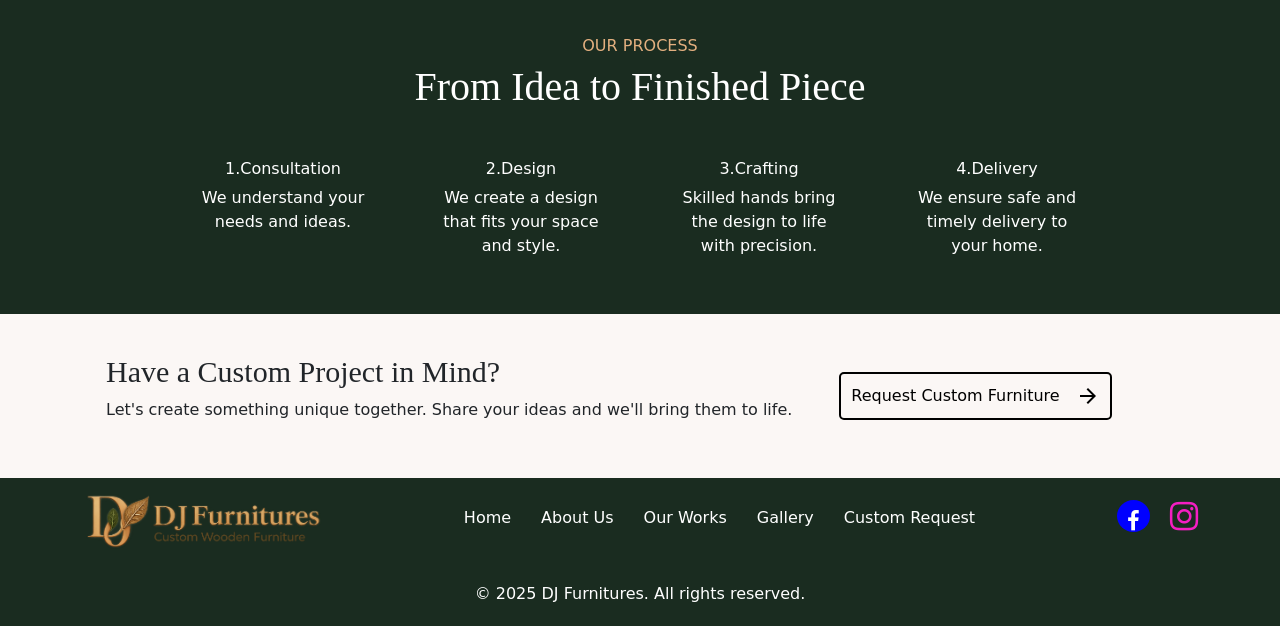
<file: ourworks.html>
<!DOCTYPE html>
<html lang="en">
<head>
    <meta charset="UTF-8">
    <meta name="viewport" content="width=device-width, initial-scale=1.0">
    <title>DJ Furnitures</title>

    <link href="https://cdn.jsdelivr.net/npm/bootstrap@5.3.8/dist/css/bootstrap.min.css" rel="stylesheet" integrity="sha384-sRIl4kxILFvY47J16cr9ZwB07vP4J8+LH7qKQnuqkuIAvNWLzeN8tE5YBujZqJLB" crossorigin="anonymous">
    <link rel="stylesheet" href="djfurnitures.css">
    <link rel="stylesheet" href="https://fonts.googleapis.com/css2?family=Material+Symbols+Outlined" />
    <link rel="stylesheet" href="https://cdnjs.cloudflare.com/ajax/libs/font-awesome/4.7.0/css/font-awesome.min.css">



    <link rel="preconnect" href="https://fonts.googleapis.com">
    <link rel="preconnect" href="https://fonts.gstatic.com" crossorigin>
    <link href="https://fonts.googleapis.com/css2?family=Dancing+Script:wght@400..700&family=Wix+Madefor+Text:ital,wght@0,400..800;1,400..800&display=swap" rel="stylesheet">
</head>
<body>
    
    <header class="container" >
        <div class="navbar navbar-expand-lg" >

            <div class="container-fluid ">

                <img class="logo-image" src="./images/Logo.png" alt="" class="navbar-brand">

                <button class="navbar-toggler" type="button" data-bs-toggle="collapse" data-bs-target="#navbarNavAltMarkup" aria-controls="navbarNavAltMarkup" aria-expanded="false" aria-label="Toggle navigation">
                    <span class="navbar-toggler-icon"></span>
                </button>

                <nav class="collapse navbar-collapse justify-content-end" id="navbarNavAltMarkup">
                    <div class="navbar-nav">
                        <a class="nav-link" href="./index.html">Home</a>
                        <a class="nav-link" href="./aboutus.html">About Us</a>
                        <a class="nav-link active" aria-current="page" href="#">Our Works</a>
                        <a class="nav-link" href="./gallery.html">Gallery</a>
                        <a class="nav-link" href="./customrequest.html">Custom Request</a>
                    </div>
                </nav>
            </div>
            
        </div>
    </header>


    <main>

        <section class="ourworks-hero">

            <div class="container">
                <div class="row">
                    <div class="col-lg-4 hero-content-ourworks">
                        <h6>OUR WORKS</h6>

                        <h1>Crafted Spaces, <br> <span class="dancing-script">Real Stories</span></h1>

                        <p>Explore our collection of custom wooden furniture and see how we turn ideas into beautiful,functional spaces</p>
                    </div>
                </div>
            </div>

        </section>

        <section class="container oursection-2">
            
            <div class="row">
                <div class="col-lg-4 ps-4">
                    <h6>OUR COLLECTION</h6>

                    <h1>Furniture Categories</h1>

                    <p>From classic designs to modern styles, we create furniture that fits your space and style</p>
                </div>
            </div>

            <div class="container text-center">
                <div class="row g-4 mt-2">

                    <div class="col-12 col-md-4 col-lg-4">
                        <div class="card">
                            <img class="card-img" src="./images/ourworksbed.jpg" alt="">

                            <a href="" class="categories-butn-link d-flex align-items-center mx-auto gap-3 p-2">Beds <span class="material-symbols-outlined">arrow_forward</span></a>
                        </div>
                    </div>

                    <div class="col-12 col-md-4 col-lg-4">
                        <div class="card">
                            <img class="card-img" src="./images/ourworkstablechairs.jpg" alt="">

                            <a href="" class="categories-butn-link d-flex align-items-center mx-auto gap-3 p-2">Tables & Chairs <span class="material-symbols-outlined">arrow_forward</span></a>
                        </div>
                    </div>

                    <div class="col-12 col-md-4 col-lg-4">
                        <div class="card">
                            <img class="card-img" src="./images/ourworksshelves.jpg" alt="">

                            <a href="" class="categories-butn-link d-flex align-items-center mx-auto gap-3 p-2">Shelves <span class="material-symbols-outlined">arrow_forward</span></a>
                        </div>
                    </div>



                    <div class="col-12 col-md-4 col-lg-4">
                        <div class="card">
                            <img class="card-img" src="./images/ourworksalmarah.jpg" alt="">

                            <a href="" class="categories-butn-link d-flex align-items-center mx-auto gap-3 p-2">Almarahs & Cupboards <span class="material-symbols-outlined">arrow_forward</span></a>
                        </div>
                    </div>

                    <div class="col-12 col-md-4 col-lg-4">
                        <div class="card">
                            <img class="card-img" src="./images/ourworksdoors.jpg" alt="">

                            <a href="" class="categories-butn-link d-flex align-items-center mx-auto gap-3 p-2">Doors & Windows <span class="material-symbols-outlined">arrow_forward</span></a>
                        </div>
                    </div>

                    <div class="col-12 col-md-4 col-lg-4">
                        <div class="card">
                            <img class="card-img" src="./images/ourworkscustomfurniture.jpg" alt="">

                            <a href="" class="categories-butn-link d-flex align-items-center mx-auto gap-3 p-2">Custom Furniture <span class="material-symbols-outlined">arrow_forward</span></a>
                        </div>
                    </div>

                </div>
            </div>
        </section>


        <section class="ourworks-sec-last ">

            <div class="container">

                <div class="row gap-4 justify-content-center">
    
                        <img class="col-12 col-lg-6" src="./images/ourworksbottom.jpg" alt="">

                        <div class="col-12 col-lg-5">
                            <h6>FEATURED WORK</h6>
                            <h1>Custom Wooden Bed</h1>
                            <p>A beautifully  crafted wooden bed with a modern design, built for comfort and lasting durability. Made with premium quality wood and fine finishing.</p>

                            <a href="./gallery.html" class="ourworks-view-gal-butn d-flex align-items-center gap-3 ">View Gallery <span class="material-symbols-outlined">arrow_forward</span></a>
                        </div>
                </div>

            </div>

        </section>

        <section class="ourworks-last-section text-center">

            <div class="container">

                <h6 class="our-last-heading">OUR PROCESS</h6>

                <h1>From Idea to Finished Piece</h1>

                <div class="row gap-5 justify-content-center mt-5">
                    <div class="our-inner-last col-5 col-lg-2">
                        <h6>1.Consultation</h6>
                        <p>We understand your needs and ideas.</p>
                    </div>


                    <div class="our-inner-last col-5 col-lg-2">
                        <h6>2.Design</h6>
                        <p>We create a design that fits your space and style.</p>
                    </div>

                    <div class="our-inner-last col-5 col-lg-2">
                        <h6>3.Crafting</h6>
                        <p>Skilled hands bring the design to life with precision.</p>
                    </div>

                    <div class="our-inner-last col-5 col-lg-2">
                        <h6>4.Delivery</h6>
                        <p>We ensure safe and timely delivery to your home.</p>
                    </div>
                </div>

            </div>

        </section>


        <section class="ourworks-cust-sec">

            <div class="container">
                <div class="row align-items-center ps-4 pe-3">
                    <div class="col-11 col-lg-8">
                        <h1 style="font-family: 'Times New Roman', Times, serif; font-size: 30px;">Have a Custom Project in Mind?</h1>
                        <p>Let's create something unique together. Share your ideas and we'll bring them to life.</p>
                    </div>

                    <div class="col-lg-4">
                        <a href="./customrequest.html" class="d-flex align-items-center gap-3" style="width: fit-content; text-decoration: none;color: black;border: 2px solid black;padding: 10px 10px;border-radius: 5px;">Request Custom Furniture <span class="material-symbols-outlined">arrow_forward</span></a>
                    </div>
                </div>
            </div>

        </section>

    </main>




    <footer>

        <div class="container">

            <div class=" d-flex justify-content-between align-items-center flex-column flex-md-row gap-5">

                <img class="logo-image" src="./images/footerlogo.png" alt="">

                <div class="footer-links">
                    <a href="./index.html">Home</a>
                    <a href="./aboutus.html">About Us</a>
                    <a href="./ourworks.html">Our Works</a>
                    <a href="./gallery.html">Gallery</a>
                    <a href="./customrequest.html">Custom Request</a>
                </div>

                <div class="social-media">
                    <a href=""><i style="background-color: blue; color: white; padding-top: 10px; font-size:22px ; padding-left: 10px;padding-right: 10px;border-radius: 50%;" class="fa">&#xf09a;</i></a>
                    <a href=""><div><i style="font-size:33px; color: rgb(244, 30, 194);" class="fa">&#xf16d;</i></div></a>
                </div>

            </div>


            <div class="text-center mt-4 pb-1">
                <p style="color: white;">© 2025 DJ Furnitures. All rights reserved.</p>
            </div>
        </div>

    </footer>


    <script src="https://cdn.jsdelivr.net/npm/bootstrap@5.3.8/dist/js/bootstrap.bundle.min.js" integrity="sha384-FKyoEForCGlyvwx9Hj09JcYn3nv7wiPVlz7YYwJrWVcXK/BmnVDxM+D2scQbITxI" crossorigin="anonymous"></script>
</body>
</html>
</file>
<file: djfurnitures.css>
body{
    margin: 0;
    padding: 0;
    background-color: #FBF7F5;
}

.dancing-script{
  font-family: "Dancing Script", cursive;
  font-optical-sizing: auto;
  font-style: normal;
}

.logo-image{
    height: 80px;
}

.navbar-nav{
    gap: 40px;
}

.active{
    border-bottom: 4px solid #1a2c20;
    width: fit-content;
}

.hero{
    background: url(./images/homehero.jpg);
    background-size: cover;
    background-repeat: no-repeat;
    height: 80vh;
    
    display: flex;
    align-items: center;
    
}

.hero-contents h5{
    color: #E2AF7F;
    font-weight: lighter;
    font-size: 18px;
}

.hero-contents h1{
    font-size: 50px;
    color: white;
    font-family: 'Times New Roman', Times, serif;
}

.hero-contents p{
    color: white;
}

.hero-contents .explore-button{
    text-decoration: none;
    color: black;
    background-color: #E2AF7F;
    border-radius: 5px;
    font-size: 14px;
    width: 200px;
}

.hero-contents .custom-button{
    text-decoration: none;
    color: white;
    border: 2px solid #E2AF7F;
    border-radius: 5px;
    font-size: 14px;
    width: 200px;
}

.home-icons{
    height: 40px;
}

.card{
    padding: 0;
}


.third-section{
    margin-top: 90px;
}

.craftman-img{
    height: 280px;
}

.section-3-first{
    border-right: 1px solid rgb(228, 220, 220);
}

.inner-sec3 .learn-more-butn{
    background-color: #1a2c20;
    color: white;
    border-radius: 20px;
}

.inner-sec3 h1{
    font-family: 'Times New Roman', Times, serif;
}

.section-3-sec span{
    color: #1a2c20;
}

.section-4{
    background: url(./images/home-section4.jpg);
    background-size: cover;
}

.section-4 h1{
    color: white;
    font-family: 'Times New Roman', Times, serif;
}

.section-4 p{
    color: white;
}

.section-4 h6{
    color: #E2AF7F;
}

.section-4-contents{
    padding-top: 30px;
    padding-bottom: 30px;
}

.view-gal-butn{
    color: white;
    border: 2px solid white;
    border-radius: 20px;
}

.view-gal-butn:hover{
    color: #E2AF7F;
    border: 2px solid #E2AF7F;
}

.section-5{
    background: url(./images/Home-custom-section.jpg);
    background-size: cover;
    background-position: center;
    padding-top: 50px;
    padding-bottom: 40px;
}

.section-5 h1{
    font-family: 'Times New Roman', Times, serif;
    color: white;
}

.section-5 p{
    color: white;
}

.home-cust-butn{
    background-color: #E2AF7F;
    width: fit-content;
}

.home-cust-butn:hover{
    color: #1a2c20;
    background-color: white;
}

footer{
    background-color: #1a2c20;
}

.footer-links{
    display: flex;
    gap: 30px;
}

.footer-links a{
    text-decoration: none;
    color: white;
}

.social-media{
    display: flex;
    gap: 20px;
}




            /* About us page */


.aboutus-hero{
    background: url(./images/aboutushero.jpg);
    background-size: cover;

    height: 60vh;
}

.aboutus-hero h1{
    font-family: 'Times New Roman', Times, serif;
    color: white;
    font-size: 80px;
}

.aboutus-hero p{
    color: white;
    font-size: 20px;
}

.aboutus-hero span{
    color: #E2AF7F;
}

.section2-inner h1{
    font-family: 'Times New Roman', Times, serif;
}

.features h4{
    font-family: 'Times New Roman', Times, serif;
}

.features span{
    font-size: 50px;
    background-color: rgb(208, 205, 205);
    border-radius: 50%;
    padding: 5px;
}

.outer-features{
    padding-top: 40px;
    padding-bottom: 30px;
}

.aboutus-section4{
    padding-top: 50px;
    padding-bottom: 50px;
}

.aboutus-bottom{
    background: url(./images/aboutusbottomsection.jpg);
    background-size: cover;
    height: 30vh;
}

.aboutus-last-sec h1{
    color: white;
    font-family: 'Times New Roman', Times, serif;
}

.aboutus-last-sec p{
    color: white;
}

.aboutus-last-sec .dancing-script{
    color: #E2AF7F;
}





            /* Our Works */


.ourworks-hero{
    background: url(./images/ourworkshero.jpg);
    background-size: cover;
    padding-top: 50px;
    height: 50vh;
}

.ourworks-hero h6{
    color: #E2AF7F;
}

.ourworks-hero h1{
    color: white;
    font-size: 50px;
    font-family: 'Times New Roman', Times, serif;
}

.ourworks-hero span{
    color: #E2AF7F;
}

.ourworks-hero p{
    color: white;
}

.oursection-2{
    margin-top: 40px;
}

.oursection-2 h1{
    font-family: 'Times New Roman', Times, serif;
}

.categories-butn-link{
    color: black;
    text-decoration: none;
}

.ourworks-view-gal-butn{
    text-decoration: none;
    color: white;
    background-color: #1a2c20;
    width: fit-content;
    border-radius: 15px;
    padding: 10px 15px;
    padding-left: 20px;
}

.ourworks-sec-last{
    margin-top: 70px;
}

.ourworks-last-section{
    margin-top: 50px;
    background-color: #1a2c20;
    padding-top: 40px;
    padding-bottom: 40px;
}

.ourworks-last-section .our-last-heading{
    color: #E2AF7F;
}

.ourworks-last-section h1{
    font-family: 'Times New Roman', Times, serif;
    color: white;
}

.our-inner-last h6{
    color: white;
}

.our-inner-last p{
    color: white;
}

.ourworks-cust-sec{
    margin-top: 40px;
    margin-bottom: 40px;
}



        /* Gallery */


.gal-hero{
    background: url(./images/galleryhero.jpg);
    background-size: cover;
    background-repeat: no-repeat;
    height: 50vh;
    padding-top: 60px;
    padding-bottom: 60px;
}

.gal-hero h1{
    color: white;
    font-family: 'Times New Roman', Times, serif;
    font-size: 50px;
}

.items-list{
    display: flex;
    gap: 30px;
    flex-wrap: wrap;
}

.items-list .furn-items{
    text-decoration: none;
    color: black;
    border: 2px solid rgb(223, 218, 218);
    padding: 5px 20px;
    border-radius: 20px;
}

.items-list .activee{
    background-color: #1a2c20;
    color: white;
}



            /* Custom Request */


.hero-cust-page{
    background: url(./images/customhero.jpg);
    background-size: cover;

    height: 80vh;

    padding-top: 100px;

}

.hero-cust-page h6{
    color: #E2AF7F;
}

.hero-cust-page h1{
    font-family: 'Times New Roman', Times, serif;
    color: white;
    font-size: 57px;
}

.hero-cust-page p{
    color: white;
}

.form-heading{
    font-family: 'Times New Roman', Times, serif;
}

.form-box{
    border: 2px solid gray;
    border-radius: 5px;
    padding: 10px 10px;
    box-sizing: border-box;
}

.form-box input{
    border: none;
    background-color: #FBF7F5;
    outline: none;
}

.form-box textarea{
    width: 100%;
    height: 90px;
    border: none;
    background-color: #FBF7F5;
    outline: none;
}

form a{
    text-decoration: none;
    color: white;
    background-color: #1a2c20;
    border-radius: 10px;
    width: fit-content;
    padding: 10px 20px;
}

form a:hover{
    color: white;
    background-color: green;
}

.custom-left-sec{
    border-right: 2px solid rgb(220, 212, 212);
}



@media (max-width : 500px){
    .footer-links{
        display: flex;
        gap: 20px;
        flex-direction: column;
    }

    .hero{
        background: url(./images/mobile-homehero.jpg);
        background-size: cover;
        background-repeat: no-repeat;
        height: 70vh;
        
        display: flex;
        align-items: center;
    }

    .hero-contents h1{
        font-size: 35px;
    }

    .hero-contents h5{
        font-size: 15px;
    }



    /* ____________About Us____________________ */


    .aboutus-hero{
        background: url(./images/mobile-aboutus-hero.jpg);
        background-size: cover;

        height: 75vh;
    }


    /* ___________________our works_____________________ */


    .ourworks-hero{
        background: url(./images/mobile-ourworkshero.jpg);
        background-size: cover;
        padding-top: 70px;
        height: 77vh;
    }


    /* _____________________Gallery________________________ */


    .gal-hero{
        background: url(./images/mobile-galleryhero.jpg);
        background-size: cover;
        background-repeat: no-repeat;
        height: 75vh;
        padding-top: 60px;
        padding-bottom: 60px;
    }

    .items-list .furn-items{
        text-decoration: none;
        color: black;
        border: 2px solid rgb(223, 218, 218);
        padding: 5px 15px;
        border-radius: 20px;
    }

    
    .items-list .activee{
        background-color: #1a2c20;
        color: white;
    }


    /* ____________________Custom request __________________________*/


    .hero-cust-page{
        background: url(./images/mobile-customhero.jpg);
        background-size: cover;
        background-position: center;
        background-repeat: no-repeat;

        height: 85vh;
    }

    .hero-cust-page h1{
        font-family: 'Times New Roman', Times, serif;
        color: white;
        font-size: 45px;
    }

    .custom-left-sec{
        border-right: none ;
    }
  

   

}
</file>
